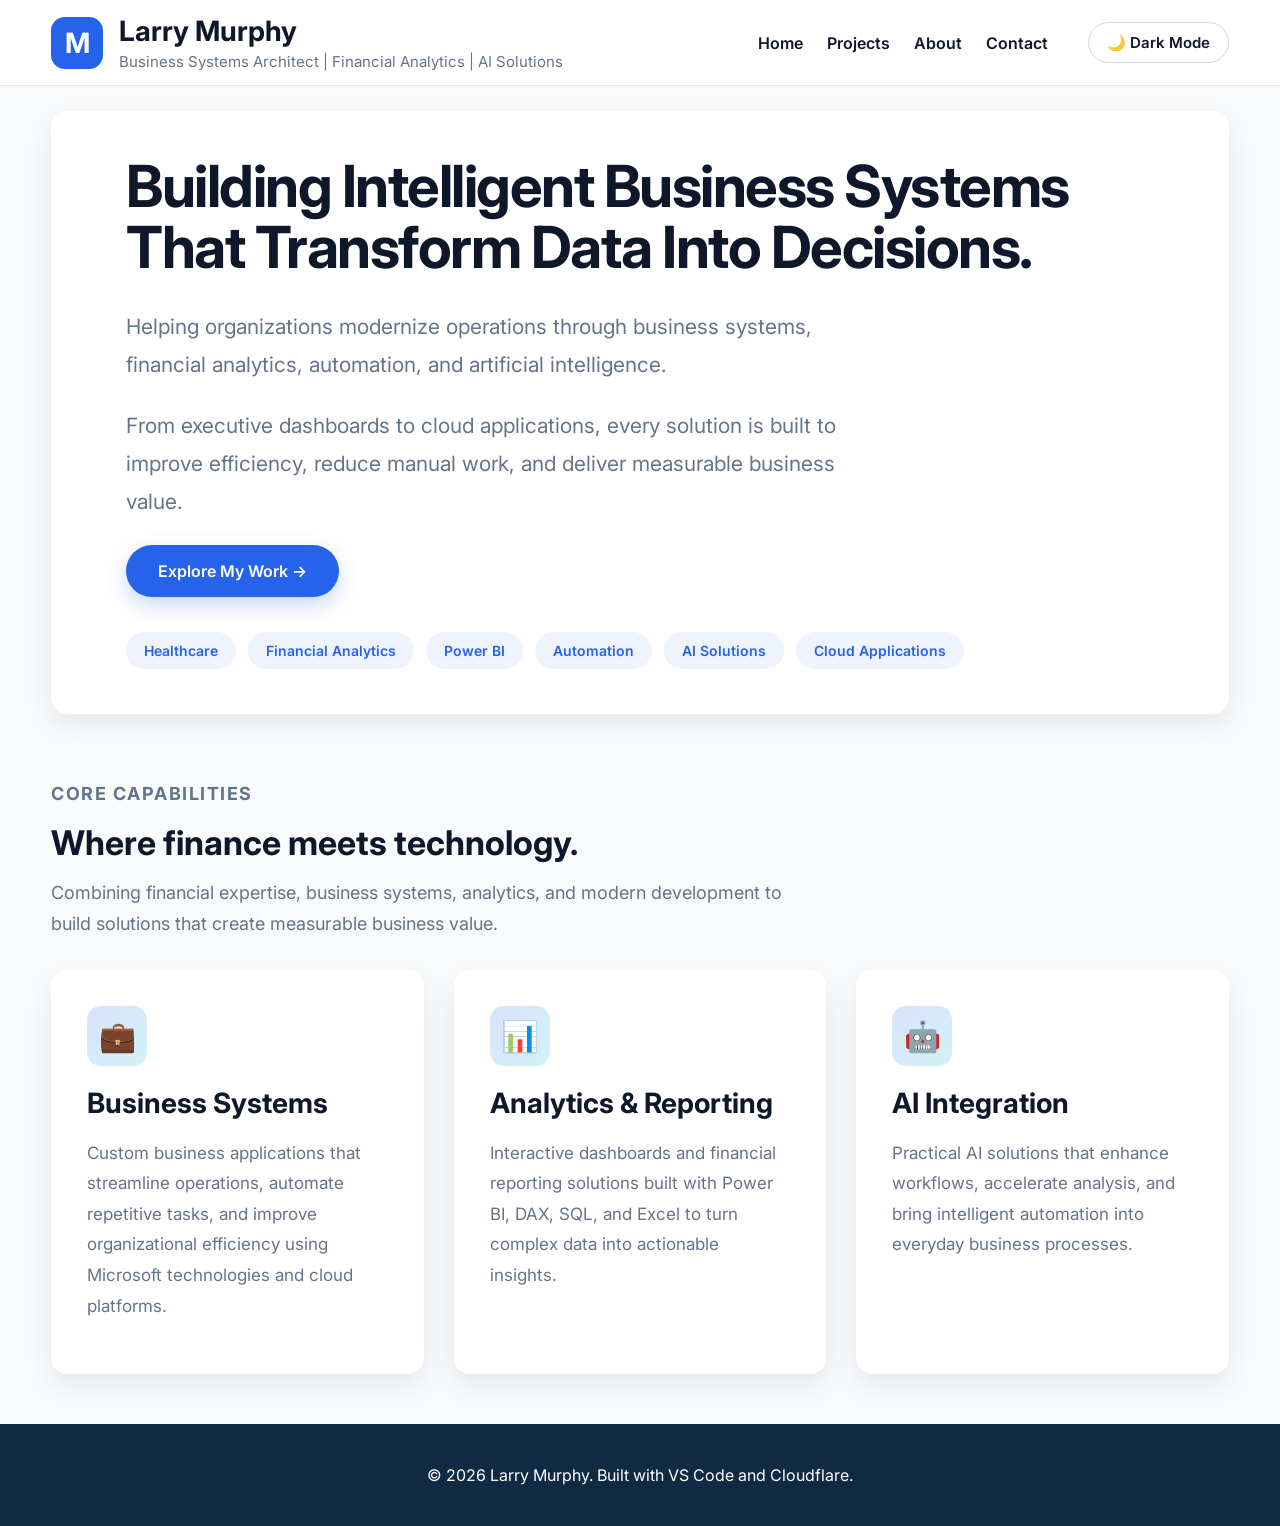
<file: index.html>
<!DOCTYPE html>
<html lang="en">
<head>
    <!-- Basic page settings -->
    <meta charset="UTF-8">
    <meta name="viewport" content="width=device-width, initial-scale=1.0">
    <title>Larry Murphy | Business Systems Architect</title>
    
    <!-- Google Font: Inter -->
    <link rel="preconnect" href="https://fonts.googleapis.com">
    <link rel="preconnect" href="https://fonts.gstatic.com" crossorigin>
    <link href="https://fonts.googleapis.com/css2?family=Inter:wght@300;400;500;600;700&display=swap" rel="stylesheet">
    <!-- Main stylesheet -->
    <link rel="stylesheet" href="css/style.css">
</head>

<body>
    <!-- Header / Navigation -->
    <header class="site-header">
        <div class="container nav-bar">
            <div class="logo">
                <div class="logo-icon">M</div>
                <div>
                    <h1>Larry Murphy</h1>
                    <p>Business Systems Architect | Financial Analytics | AI Solutions</p>
                </div>
            </div>
            <nav>
                <a href="index.html">Home</a>
                <a href="pages/projects.html">Projects</a>
                <a href="pages/about.html">About</a>
                <a href="pages/contact.html">Contact</a>
                <button id="themeButton">🌙 Dark Mode</button>
            </nav>
        </div>
    </header>
    
    <!-- Main Page Content -->
    <main class="container">
        
        <!-- Hero Section -->
        <section class="hero">
            <h2>Building Intelligent Business Systems That Transform Data Into Decisions.</h2>
            <p>
                Helping organizations modernize operations through business systems, financial analytics, automation, and artificial intelligence.
            </p>
            <p>
                From executive dashboards to cloud applications, every solution is built to improve efficiency, reduce manual work, and deliver measurable business value.
            </p>
            <a class="button" href="pages/projects.html">Explore My Work →</a>
            <div class="expertise">
                <span>Healthcare</span>
                <span>Financial Analytics</span>
                <span>Power BI</span>
                <span>Automation</span>
                <span>AI Solutions</span>
                <span>Cloud Applications</span>
            </div>
        </section>
        
        <!-- Core Capabilities Intro -->
        <section class="section-intro">
            <p class="eyebrow">Core Capabilities</p>
            <h2>Where finance meets technology.</h2>
            <p>
                Combining financial expertise, business systems, analytics, and modern development to build solutions that create measurable business value.
            </p>
        </section>
        
        <!-- Capability Cards -->
        <section class="cards">
            <div class="card">
                <div class="card-icon">💼</div>
                <h3>Business Systems</h3>
                <p>
                    Custom business applications that streamline operations, automate repetitive tasks, and improve organizational efficiency using Microsoft technologies and cloud platforms.
                </p>
            </div>
            <div class="card">
                <div class="card-icon">📊</div>
                <h3>Analytics & Reporting</h3>
                <p>
                    Interactive dashboards and financial reporting solutions built with Power BI, DAX, SQL, and Excel to turn complex data into actionable insights.
                </p>
            </div>
            <div class="card">
                <div class="card-icon">🤖</div>
                <h3>AI Integration</h3>
                <p>
                    Practical AI solutions that enhance workflows, accelerate analysis, and bring intelligent automation into everyday business processes.
                </p>
            </div>
        </section>
    </main>
    
    <!-- Footer -->
    <footer>
        <p>&copy; 2026 Larry Murphy. Built with VS Code and Cloudflare.</p>
    </footer>
    
    <!-- JavaScript -->
    <script src="js/script.js"></script>
</body>
</html>
</file>
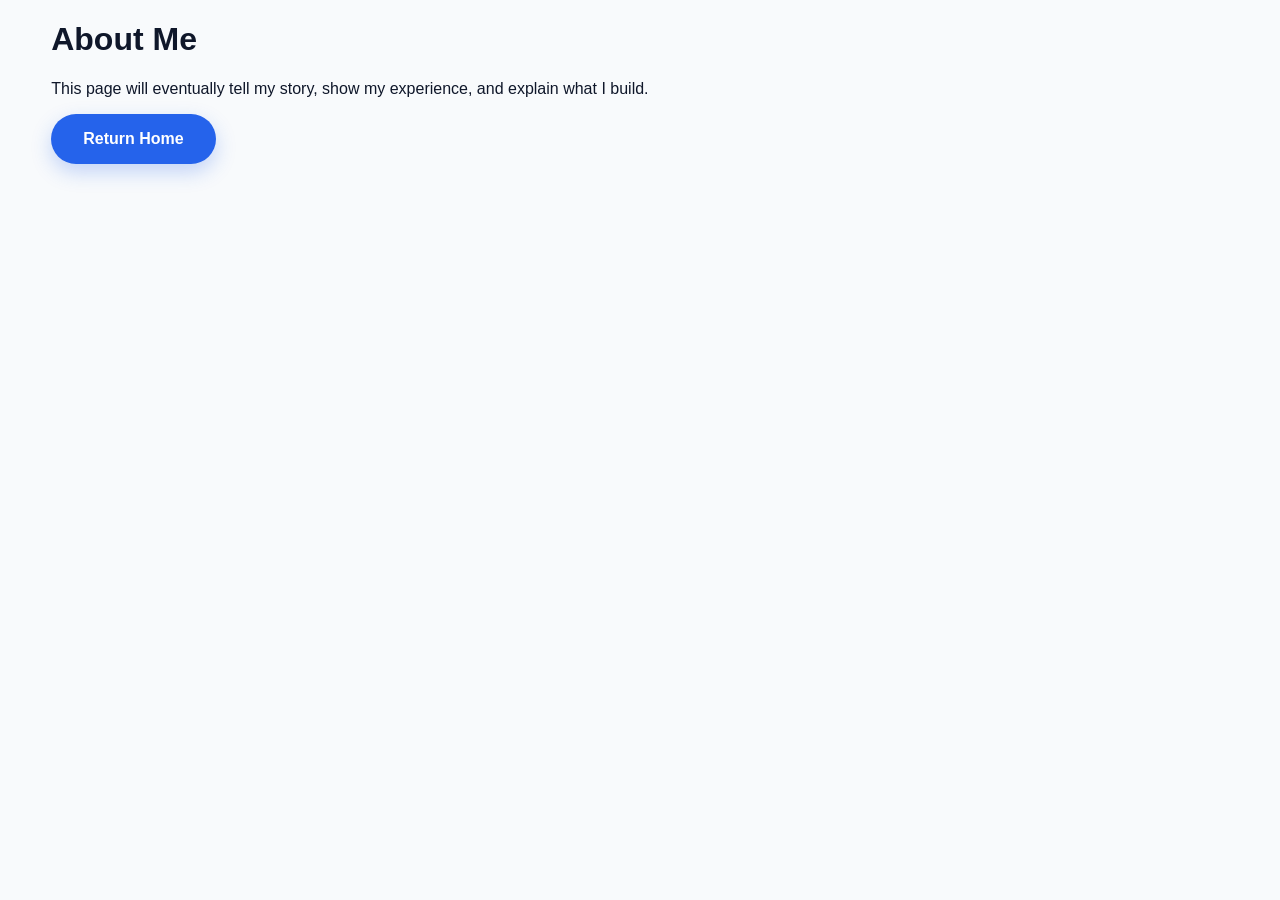
<file: pages/about.html>
<!DOCTYPE html>
<html lang="en">

<head>

    <meta charset="UTF-8">

    <meta name="viewport"
          content="width=device-width, initial-scale=1.0">

    <title>About Murf</title>

    <link rel="stylesheet"
          href="../css/style.css">

</head>

<body>

<div class="container">

<h1>About Me</h1>

<p>

This page will eventually tell my story,
show my experience,
and explain what I build.

</p>

<a class="button" href="../index.html">

Return Home

</a>

</div>

</body>

</html>
</file>
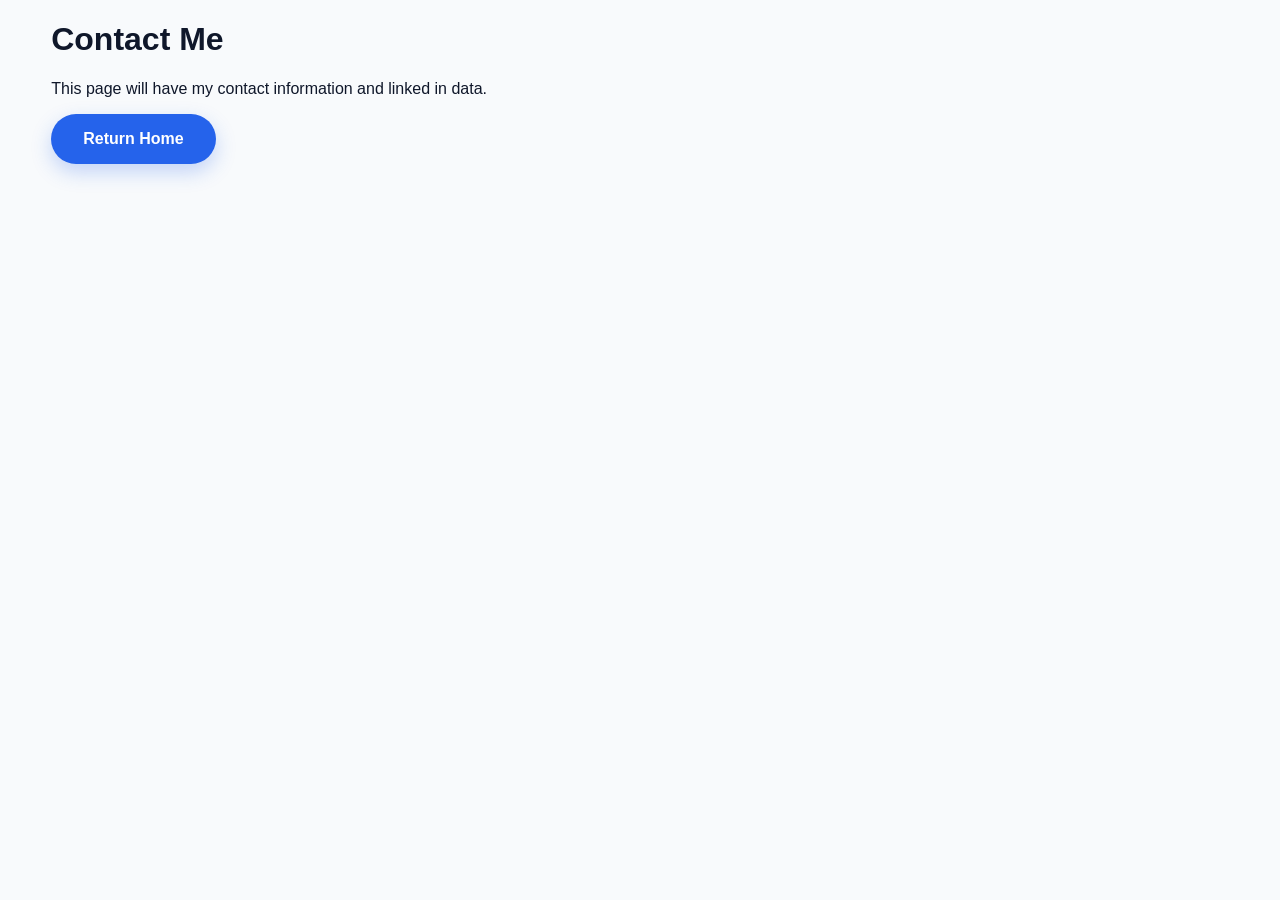
<file: pages/contact.html>
<!DOCTYPE html>
<html lang="en">

<head>

    <meta charset="UTF-8">

    <meta name="viewport"
          content="width=device-width, initial-scale=1.0">

    <title>Contact Murf</title>

    <link rel="stylesheet"
          href="../css/style.css">

</head>

<body>

<div class="container">

<h1>Contact Me</h1>

<p>

This page will have my contact information and linked in data.

</p>

<a class="button" href="../index.html">

Return Home

</a>

</div>

</body>

</html>
</file>
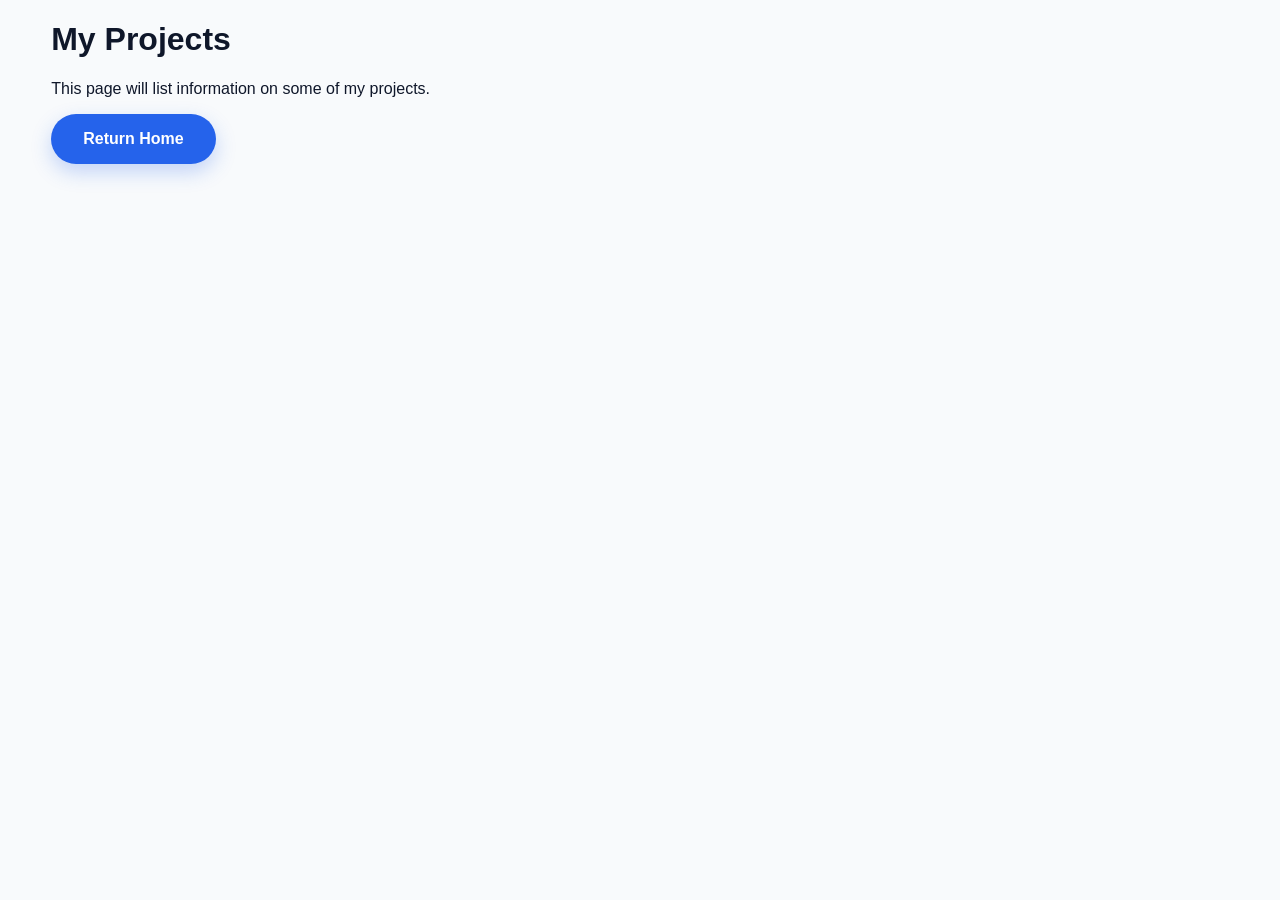
<file: pages/projects.html>
<!DOCTYPE html>
<html lang="en">

<head>

    <meta charset="UTF-8">

    <meta name="viewport"
          content="width=device-width, initial-scale=1.0">

    <title>Project Portfolio</title>

    <link rel="stylesheet"
          href="../css/style.css">

</head>

<body>

<div class="container">

<h1>My Projects</h1>

<p>

This page will list information on some of my projects.

</p>

<a class="button" href="../index.html">

Return Home

</a>

</div>

</body>

</html>
</file>
<file: css/style.css>
/* =====================================================
   GLOBAL THEME VARIABLES
===================================================== */
:root {
    --background: #F8FAFC;
    --surface: #FFFFFF;
    --primary: #2563EB;
    --primary-dark: #1D4ED8;
    --text: #0F172A;
    --text-light: #64748B;
    --shadow: rgba(15,23,42,.08);
    --radius: 16px;
}
/* =====================================================
   GLOBAL PAGE SETTINGS
===================================================== */
* {
    box-sizing: border-box;
}
body {
    margin: 0;
    font-family: "Inter", sans-serif;
    background-color: var(--background);
    color: var(--text);
}
.container {
    width: min(92%, 1280px);
    margin: 0 auto;
}
/* =====================================================
   HEADER / NAVIGATION
===================================================== */
.site-header {
    background: var(--surface);
    border-bottom: 1px solid #e2e8f0;
    position: sticky;
    top: 0;
    z-index: 1000;
}
.nav-bar {
    display: flex;
    align-items: center;
    justify-content: space-between;
    height: 85px;
}
.logo {
    display: flex;
    align-items: center;
    gap: 16px;
}
.logo-icon {
    width: 52px;
    height: 52px;
    background: var(--primary);
    color: white;
    border-radius: 14px;
    display: flex;
    align-items: center;
    justify-content: center;
    font-size: 28px;
    font-weight: bold;
}
.logo h1 {
    margin: 0;
    font-size: 28px;
    color: var(--text);
}
.logo p {
    margin: 4px 0 0 0;
    color: var(--text-light);
    font-size: 15px;
}
nav {
    display: flex;
    align-items: center;
    gap: 24px;
}
nav a {
    text-decoration: none;
    color: var(--text);
    font-weight: 600;
    transition: .25s;
}
nav a:hover {
    color: var(--primary);
}
#themeButton {
    margin-left: 16px;
    background: var(--surface);
    color: var(--text);
    border: 1px solid #cbd5e1;
    padding: 10px 18px;
    border-radius: 999px;
    cursor: pointer;
    font-family: inherit;
    font-size: 15px;
    font-weight: 600;
    transition: all .25s ease;
}
#themeButton:hover {
    background: var(--primary);
    color: white;
    border-color: var(--primary);
}
/* =====================================================
   HERO SECTION
===================================================== */
.hero {
    background: var(--surface);
    padding: 45px 75px;
    margin-top: 25px;
    border-radius: var(--radius);
    box-shadow: 0 10px 30px var(--shadow);
}
.hero h2 {
    font-size: 58px;
    font-weight: 700;
    line-height: 1.05;
    letter-spacing: -1.5px;
    margin: 0 0 30px;
    color: var(--text);
}
.hero p {
    font-size: 21px;
    line-height: 1.8;
    color: var(--text-light);
    max-width: 720px;
    margin-bottom: 24px;
}
.button {
    display: inline-flex;
    align-items: center;
    gap: 10px;
    background: var(--primary);
    color: white;
    padding: 16px 32px;
    border-radius: 999px;
    text-decoration: none;
    font-weight: 600;
    font-size: 16px;
    transition: all .25s ease;
    box-shadow: 0 8px 20px rgba(37,99,235,.25);
}
.button:hover {
    background: var(--primary-dark);
    transform: translateY(-4px);
    box-shadow: 0 14px 30px rgba(37,99,235,.35);
}
.expertise {
    display: flex;
    flex-wrap: wrap;
    gap: 12px;
    margin-top: 35px;
}
.expertise span {
    background: rgba(37,99,235,.08);
    color: var(--primary);
    padding: 10px 18px;
    border-radius: 999px;
    font-size: 14px;
    font-weight: 600;
    transition: all .25s ease;
}
.expertise span:hover {
    background: var(--primary);
    color: white;
    transform: translateY(-2px);
}
/* =====================================================
   CORE CAPABILITIES INTRO
===================================================== */
.section-intro {
    max-width: 760px;
    margin: 65px 0 30px;
    text-align: left;
}
.eyebrow {
    color: var(--primary);
    font-size: 14px;
    font-weight: 700;
    letter-spacing: 1.5px;
    text-transform: uppercase;
    margin-bottom: 14px;
}
.section-intro h2 {
    font-size: 34px;
    line-height: 1.15;
    margin: 0;
    color: var(--text);
}
.section-intro p {
    color: var(--text-light);
    font-size: 18px;
    line-height: 1.7;
    margin-top: 16px;
}
/* =====================================================
   CAPABILITY CARDS
===================================================== */
.cards {
    display: flex;
    gap: 30px;
    margin-top: 20px;
}
.card {
    background: var(--surface);
    padding: 35px;
    border-radius: var(--radius);
    flex: 1;
    box-shadow: 0 12px 30px var(--shadow);
    transition: all .3s ease;
    border: 1px solid transparent;
}
.card:hover {
    transform: translateY(-10px);
    border-color: rgba(37,99,235,.2);
    box-shadow: 0 18px 40px rgba(15,23,42,.15);
}
.card-icon {
    width: 60px;
    height: 60px;
    background: linear-gradient(135deg, rgba(37,99,235,.18), rgba(6,182,212,.18));
    color: var(--primary);
    border-radius: 14px;
    display: flex;
    justify-content: center;
    align-items: center;
    font-size: 30px;
    margin-bottom: 20px;
}
.card h3 {
    color: var(--text);
    margin: 0 0 18px;
    font-size: 28px;
}
.card p {
    line-height: 1.8;
    color: var(--text-light);
    font-size: 17px;
}
/* =====================================================
   FOOTER
===================================================== */
footer {
    text-align: center;
    margin-top: 50px;
    padding: 25px;
    background-color: #102a43;
    color: white;
}
/* =====================================================
   DARK MODE
===================================================== */
body.dark-mode {
    --background: #0F172A;
    --surface: #1E293B;
    --text: #F8FAFC;
    --text-light: #CBD5E1;
}
/* =====================================================
   RESPONSIVE DESIGN
===================================================== */
@media (max-width: 768px) {
    .nav-bar {
        height: auto;
        padding: 20px 0;
        flex-direction: column;
        gap: 20px;
    }
    nav {
        flex-direction: column;
        align-items: center;
        gap: 15px;
    }
    #themeButton {
        margin-left: 0;
    }
    .hero {
        padding: 30px;
        text-align: center;
    }
    .hero h2 {
        font-size: 34px;
        letter-spacing: -.75px;
    }
    .hero p {
        font-size: 18px;
    }
    .expertise {
        justify-content: center;
    }
    .cards {
        flex-direction: column;
    }
}
</file>
